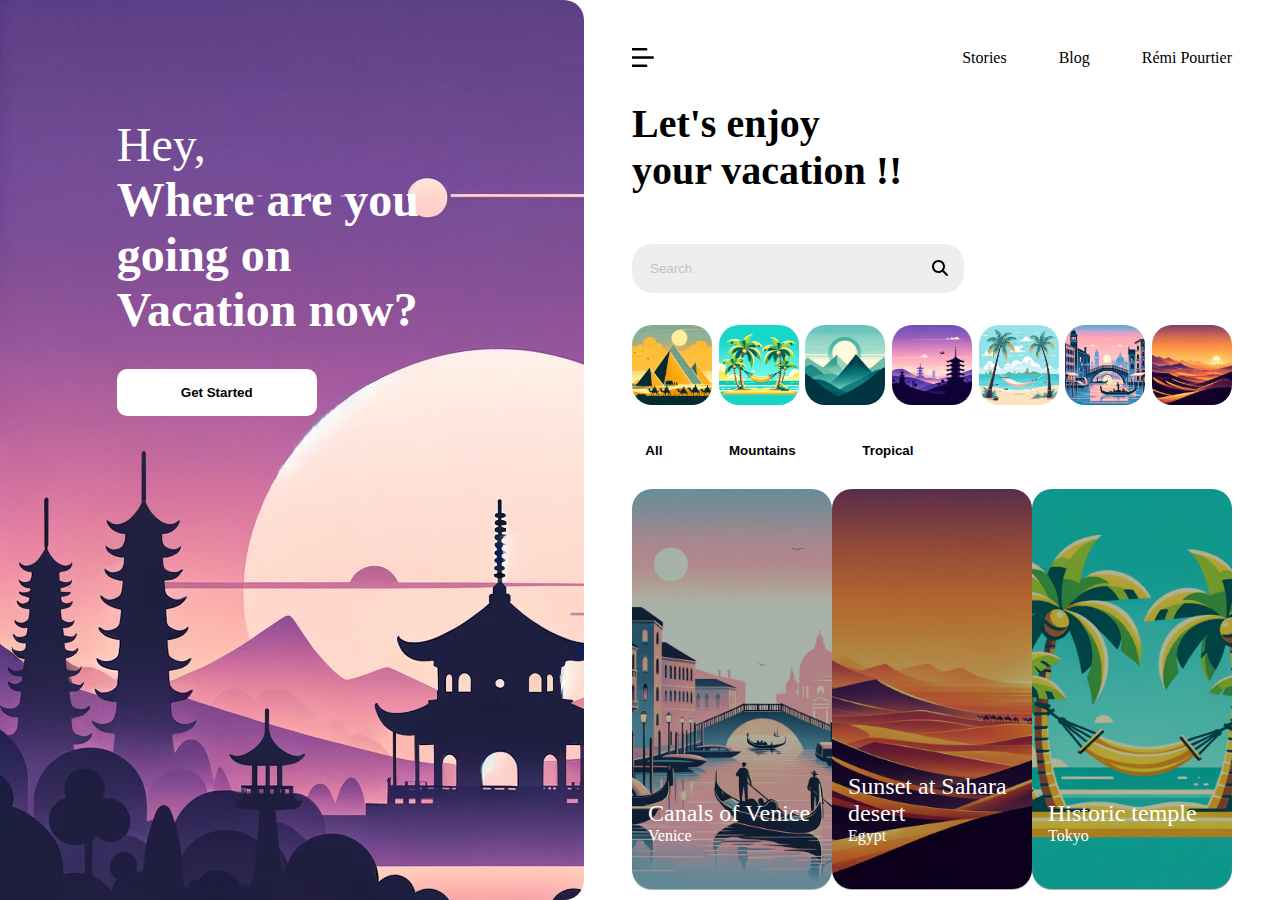
<file: index.html>
<!DOCTYPE html>
<html lang="en">
  <head>
    <meta charset="UTF-8" />
    <meta name="viewport" content="width=device-width, initial-scale=1.0" />
    <title>Adventure - Vacation Planning</title>
    <link rel="stylesheet" href="styles.css" />
    <script src="index.js"></script>
  </head>
  <body>
    <header></header>
    <main>
      <section class="left">
        <div class="content">
          <h1 class="heading">
            <span class="hey" id="hey-title">Hey,</span><br />
            Where are you going on Vacation now?
          </h1>
          <button class="button get-started">Get Started</button>
        </div>
      </section>

      <section class="right">
        <nav>
          <div class="menu">
            <img class="menu-icon" src="assets/icons/menu.svg" />
            <div class="links">
              <a class="menu-link" href="#stories">Stories</a>
              <a class="menu-link" href="#blog">Blog</a>
              <a class="menu-link" href="#blog">Rémi Pourtier</a>
            </div>
          </div>
        </nav>
        <h2 class="title">
          Let's enjoy <br />
          your vacation !!
        </h2>
        <div class="search-bar border">
          <input class="search-field" value="Search" />
          <img class="search-icon" src="./assets/icons/search.svg" alt="" />
        </div>
        <div class="gallery">
          <img src="./assets/pyramid.png" class="border small-image" />
          <img src="./assets/tropical2.png" class="border small-image" />
          <!-- remember to explain that images should be well managed: careful of the size and resolution, and we prefer webp extension for performances purposes -->
          <img src="./assets/mountain2.png" class="border small-image" />
          <img src="./assets/temple-2.png" class="border small-image" />
          <img src="./assets/tropical.png" class="border small-image" />
          <img src="./assets/venice.png" class="border small-image" />
          <img src="./assets/sahara.png" class="border small-image" />
        </div>
        <div class="categories">
          <button class="category border">All</button>
          <button class="category border">Mountains</button>
          <button class="category border">Tropical</button>
        </div>
        <div class="destinations">
          <div class="card">
            <img src="./assets/venice2.png" class="border medium-image" />
            <div class="card-content">
              <div class="card-title">Canals of Venice</div>
              <div class="card-subtitle">Venice</div>
            </div>
          </div>
          <div class="card">
            <img src="./assets/sahara.png" class="border medium-image" />
            <div class="card-content">
              <div class="card-title">Sunset at Sahara desert</div>
              <div class="card-subtitle">Egypt</div>
            </div>
          </div>
          <div class="card">
            <img src="./assets/tropical2.png" class="border medium-image" />
            <div class="card-content">
              <div class="card-title">Historic temple</div>
              <div class="card-subtitle">Tokyo</div>
            </div>
          </div>
        </div>
      </section>
    </main>
    <footer></footer>
  </body>
</html>
</file>
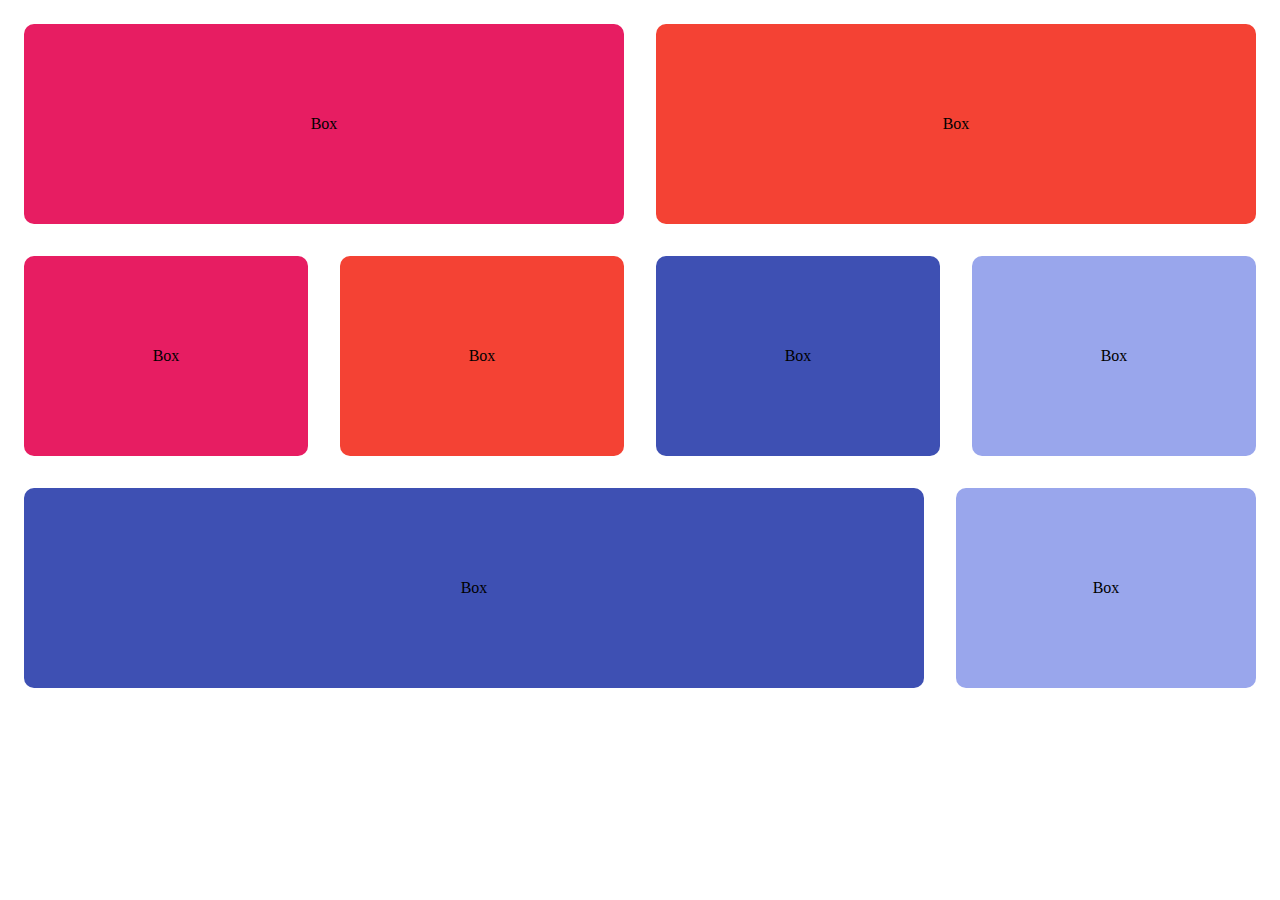
<file: flex/index.html>
<!DOCTYPE html>
<html>
  <head>
    <title>Exemple de CSS</title>
    <link rel="stylesheet" type="text/css" href="styles.css" />
  </head>
  <body>
    <div class="row">
      <div class="element1 cell">Box</div>
      <div class="element2 cell">Box</div>
    </div>
    <div class="row">
      <div class="element1 cell">Box</div>
      <div class="element2 cell">Box</div>
      <div class="element3 cell">Box</div>
      <div class="element4 cell">Box</div>
    </div>
    <div class="row">
      <div class="element3 large cell">Box</div>
      <div class="element4 cell">Box</div>
    </div>
  </body>
</html>
</file>
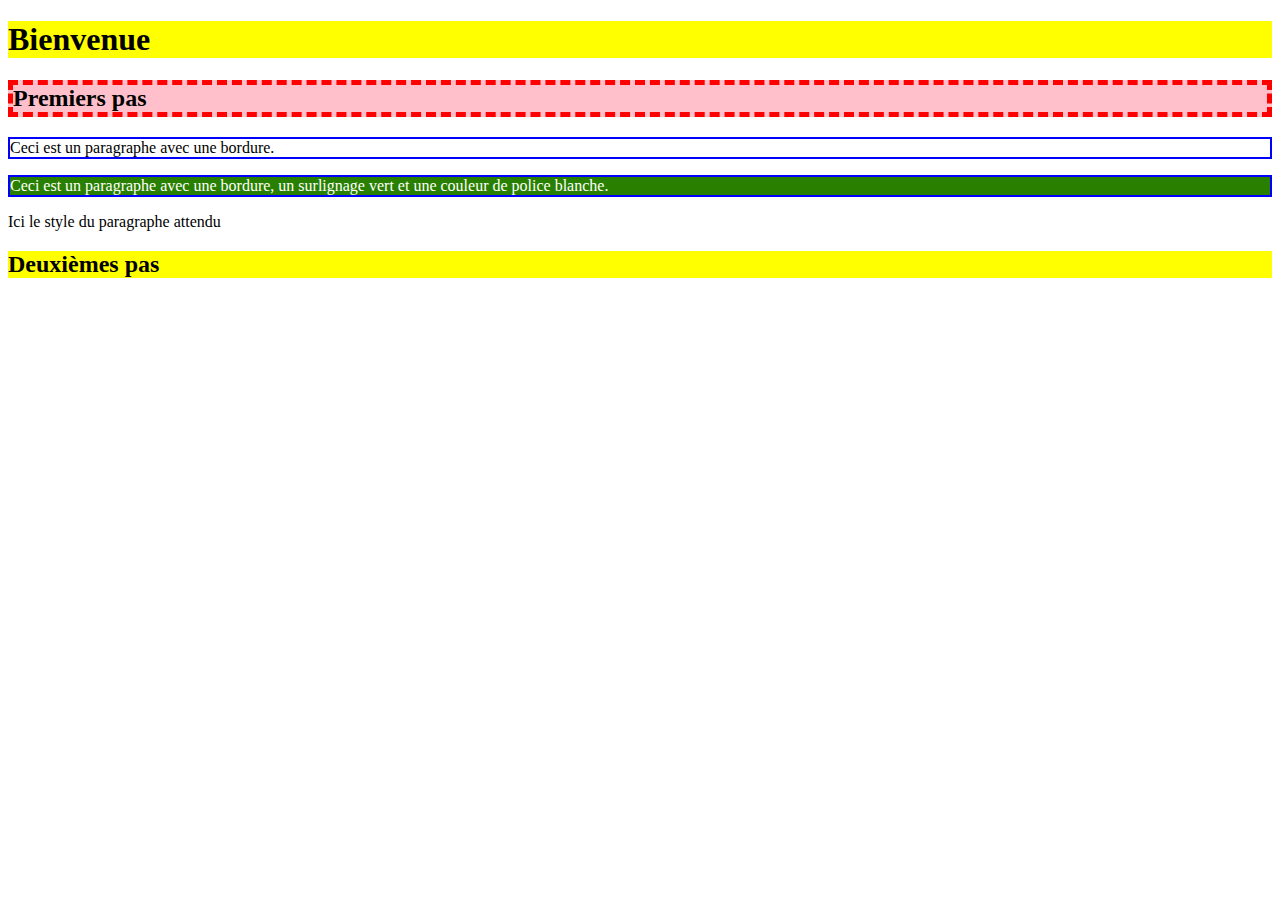
<file: step0/index.html>
<!DOCTYPE html>
<html>
  <head>
    <title>Exemple de CSS</title>
    <link rel="stylesheet" type="text/css" href="styles.css" />
  </head>
  <body>
    <h1>Bienvenue</h1>
    <h2 id="titre-principal">Premiers pas</h2>
    <p class="border">Ceci est un paragraphe avec une bordure.</p>
    <p class="border highlight">
      Ceci est un paragraphe avec une bordure, un surlignage vert 
      et une couleur de police blanche.
    </p>
    <p>Ici le style du paragraphe attendu</p>
    <h2>Deuxièmes pas</h2>
  </body>
</html>
</file>
<file: styles.css>
body,
html {
  /* 0) define padding margin and fonts fot the document */
  margin: 0;
  padding: 0;
  font-family: "DM Serif Display", serif;
  /* 2) Define the height and width to 100% to there and below to have full screen elements */
  height: 100%;
  width: 100%;
}

main {
  /* 1) position elements to the page left and right */
  display: flex;
  height: 100%;
  width: 100%;
}

.left {
  background-image: url("./assets/temple.png");
  height: 100%;
  width: 100%;
  /* 3) Define colors */
  color: white;

  border-top-right-radius: 20px;
  border-bottom-right-radius: 20px;

  /* 4) We position the h1 and the button correctly with this code + .content class + .heading and .hey classes*/
  display: flex;
  justify-content: center;
  align-items: center;
  flex-direction: column;
}

.content {
  width: 60%;
  /* 5) We can play with a margin bottom to explain what is a margin and how it works. Here we want the title to be right positionned to avoid to have white text on white image, so we us margin to position it correctly with the image colors */
  margin-bottom: 25em;
}

/* here we explain that we override the font size in the right order with heading and hey classes */
.heading {
  font-size: 3em;
}

.hey {
  font-size: 1em;
  font-weight: 400;
}

/** Right section now (to start after the left section is done, so after the number 5) */

/* 6) we position the objects : a column in all the element, we have the gallery which is a row and same for the categories and destinations. + margin */
.right {
  width: 100%;
  display: flex;
  flex-direction: column;
  margin: 3em;
}

.gallery,
.destinations,
.categories {
  display: flex;
}

.gallery,
.destinations {
  justify-content: space-between;
  margin: 1em 0;
}

.categories {
  margin: 1em 0 0.5em 0;
}

.category {
  font-weight: bold;
  margin-right: 3em;
  border: none;
  background-color: white;
  color: black;
  padding: 0.5em 1em;
}

.category:hover {
  cursor: pointer;
  background-color: lightgrey;
}

.title {
  font-size: 2.5em;
}

/* 7) we position the images with the right size. We also use object-fit : TODO add an exaplanation about how object-fit works*/
.small-image {
  height: 80px;
}

/* 8) search bar */
.search-bar {
  display: flex;
  background-color: #eeeeee;
  width: 50%;
  padding: 1rem;
  justify-content: space-between;
  margin: 1em 0;
}
.search-field {
  border: none;
  background-color: transparent;
  color: #c0c2c8;
}
.search-icon {
  height: 1em;
  color: #3e3f59;
}
.search-icon:hover {
  cursor: pointer;
}

/** 9) creating the medium cards **/
.card {
  position: relative;
}


.card::after {
  content: ''; /* Necessary for pseudo-elements */
  display: block;
  position: absolute;
  border-radius: 20px;
  top: 0;
  left: 0;
  right: 0;
  bottom: 3px;
  background: rgba(0, 0, 0, 0.3); /* Overlay color */
  z-index: 1; /* Ensures the overlay is above the image but below the content */
} 

.card-content {
  position: absolute;
  bottom: 3em;
  color: white;
  margin: 0 1em;
  z-index: 3;
}
.card-title {
  font-size: 1.5em;
}

.medium-image {
  height: 400px;
  max-width: 200px;
  object-fit: cover;
}

/** 10 creating the menu */

.menu {
  display: flex;
  align-items: center;
  justify-content: space-between;
}
.menu-icon {
  height: 1.2em;
}

.menu-link {
  color: black;
  text-decoration: none;
  margin-left: 3em;
}

/* General style */
.button,
input {
  border-radius: 10px;
  border: none;
}

.button {
  background-color: white;
  font-weight: bold;
  padding: 1rem 4rem;
}

.border {
  border-radius: 20px;
}
</file>
<file: flex/styles.css>
/** Code for design purposes */
.cell {
  margin: 1em;
  height: 200px;
  border-radius: 10px;
}

.element1 {
  background-color: #e71d62;
}

.element2 {
  background-color: #f44234;
}

.element3 {
  background-color: #3e50b3;
}

.element4 {
  background-color: #99a6ec;
}

/* Code to modify */
.row {
  width: 100%;
  display: flex;
}

.cell {
  flex: 1;
  display: flex;
  /* position horizontally */
  justify-content: center;

  /* position vertically */
  align-items: center;
}

.large {
    flex: 3;
  }
</file>
<file: step0/styles.css>
/* Règle CSS générale pour tous les éléments h1 et h2 */
h1,
h2 {
  background-color: yellow;
}

/* Classe pour les bordures */
.border {
  border: 2px solid blue;
}

/* Classe pour le surlignage */
.highlight {
  background-color: rgb(41, 128, 0);
  color: white;
}

/* Règle CSS spécifique pour l'élément avec l'ID 'titre-principal' */
#titre-principal {
  background-color: pink;
  border: 5px dashed red;
}

/* Règle pour les paragraphes <p> */
p {
  background-color: black;
  color: white;
}

/* Une autre règle pour les p, démontrant l'importance de l'ordre */
p {
  background-color: white;
  color: black;
}

.row {
    display: flex;
    flex-direction: row; /* Default value */
}
</file>
